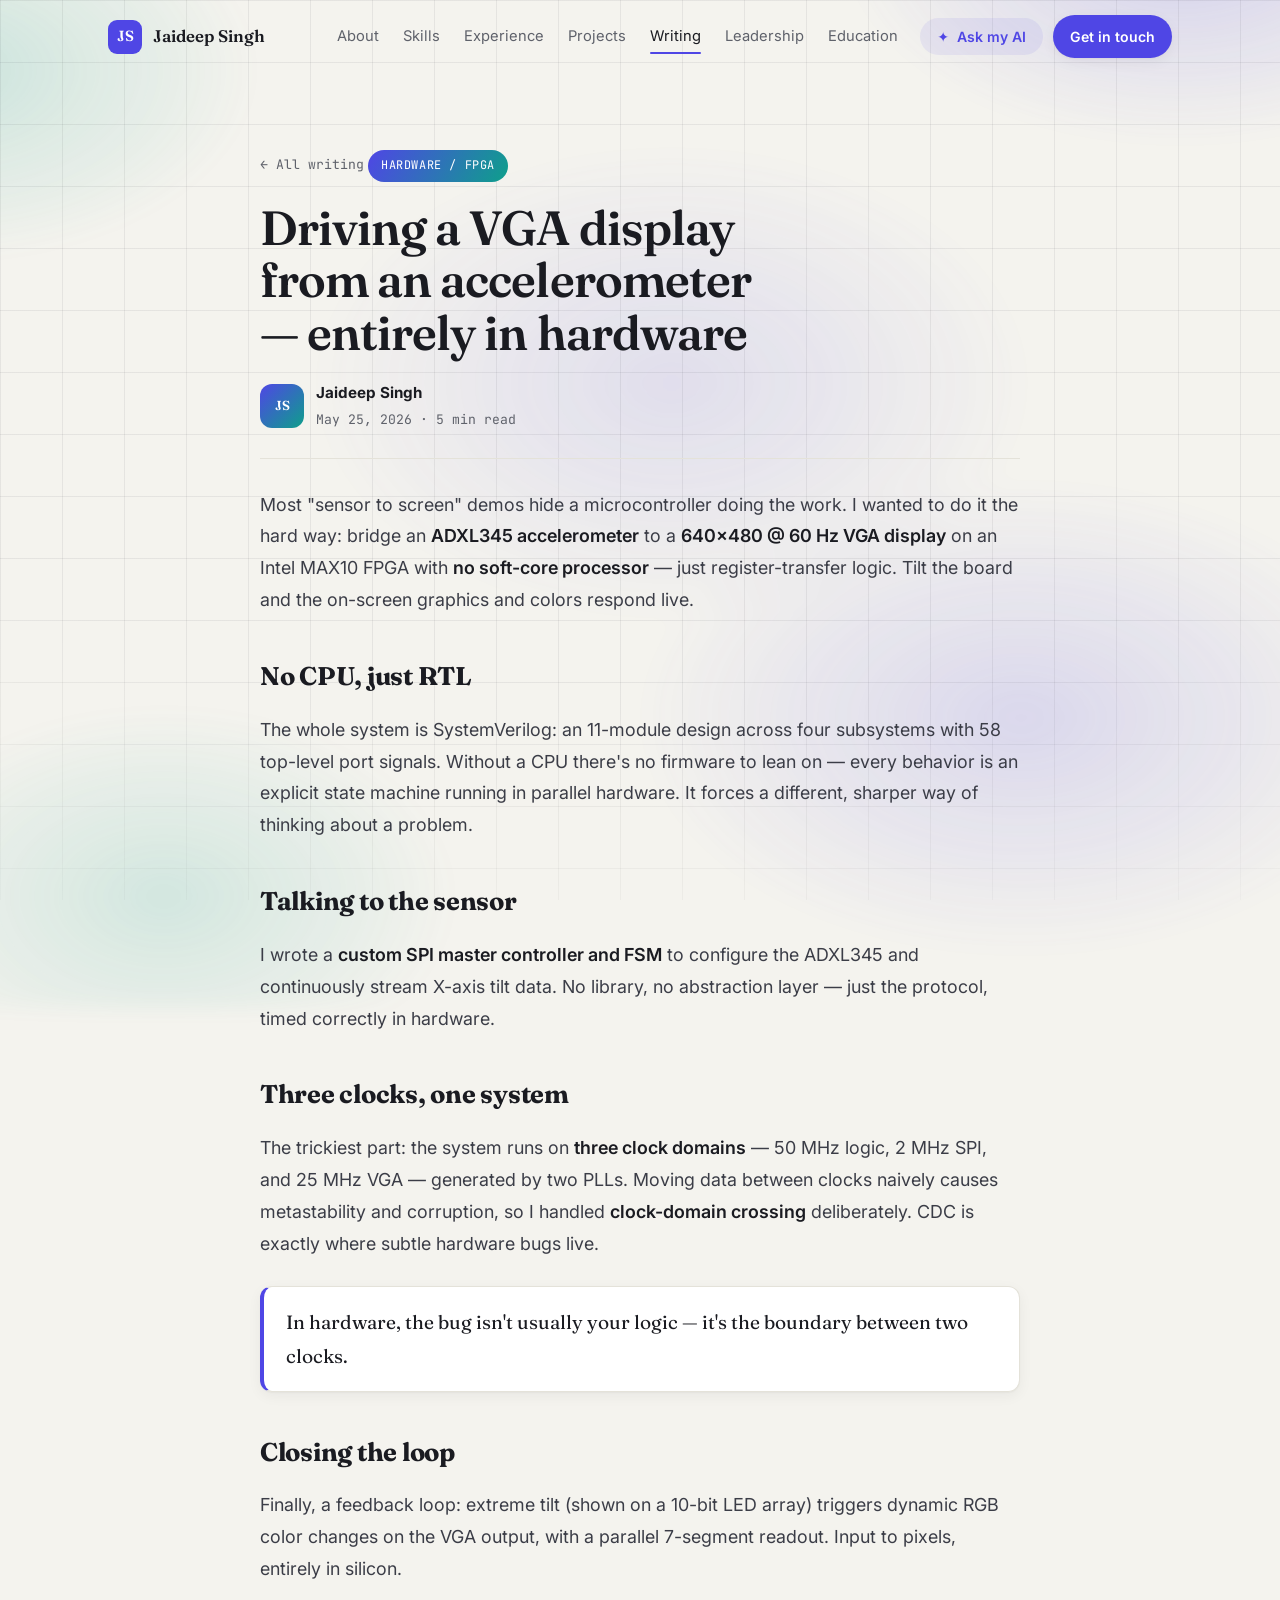
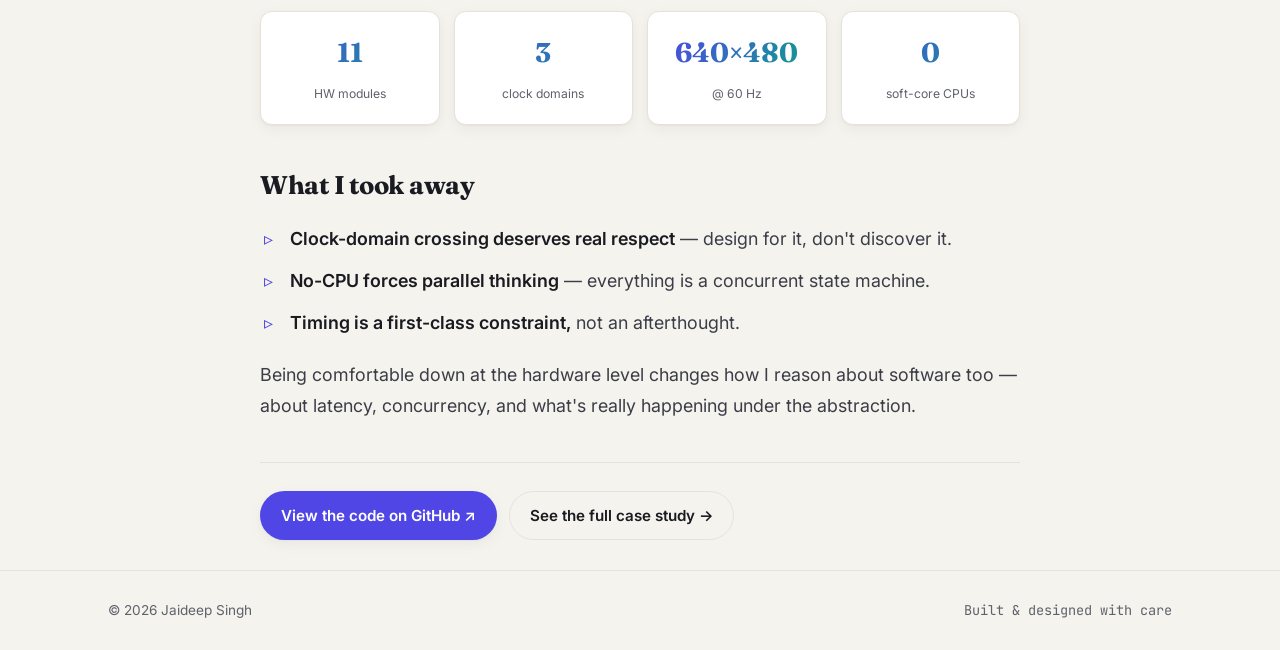
<file: blog/accelerometer-vga-fpga.html>
<!DOCTYPE html>
<html lang="en">
<head>
  <meta charset="UTF-8" />
  <meta name="viewport" content="width=device-width, initial-scale=1.0" />
  <title>Driving a VGA display from an accelerometer — entirely in hardware — Jaideep Singh</title>
  <meta name="description" content="Jaideep Singh on building a real-time accelerometer-to-VGA pipeline on an FPGA with no CPU — a custom SPI master, three clock domains, and careful clock-domain crossing." />
  <meta name="robots" content="index, follow, max-image-preview:large, max-snippet:-1" />
  <link rel="canonical" href="https://jaideepsingh.dev/blog/accelerometer-vga-fpga.html" />
  <meta property="og:type" content="article" />
  <meta property="og:site_name" content="Jaideep Singh" />
  <meta property="og:title" content="Driving a VGA display from an accelerometer — entirely in hardware" />
  <meta property="og:description" content="A real-time accelerometer-to-VGA pipeline on an FPGA, no CPU — just RTL." />
  <meta property="og:url" content="https://jaideepsingh.dev/blog/accelerometer-vga-fpga.html" />
  <meta property="og:image" content="https://jaideepsingh.dev/assets/og-image.png" />
  <meta name="twitter:card" content="summary_large_image" />
  <link rel="icon" type="image/svg+xml" href="../assets/favicon.svg" />
  <link rel="preconnect" href="https://fonts.googleapis.com" />
  <link rel="preconnect" href="https://fonts.gstatic.com" crossorigin />
  <link href="https://fonts.googleapis.com/css2?family=Fraunces:opsz,wght@9..144,400;9..144,500;9..144,600;9..144,700&family=Inter:wght@400;500;600;700&family=JetBrains+Mono:wght@400;500&display=swap" rel="stylesheet" />
  <link rel="stylesheet" href="../styles.css" />
  <link rel="stylesheet" href="../blog.css" />
  <script>document.documentElement.classList.add('js');(function(){try{var t=localStorage.getItem('theme')||(matchMedia('(prefers-color-scheme:dark)').matches?'dark':'light');document.documentElement.setAttribute('data-theme',t);}catch(e){}})();</script>
  <script type="application/ld+json">
  {
    "@context": "https://schema.org",
    "@type": "BlogPosting",
    "headline": "Driving a VGA display from an accelerometer — entirely in hardware",
    "description": "A real-time accelerometer-to-VGA pipeline on an FPGA with no CPU — custom SPI master, three clock domains, careful CDC.",
    "datePublished": "2026-05-25",
    "author": { "@type": "Person", "name": "Jaideep Singh", "url": "https://jaideepsingh.dev" },
    "publisher": { "@type": "Person", "name": "Jaideep Singh" },
    "mainEntityOfPage": "https://jaideepsingh.dev/blog/accelerometer-vga-fpga.html",
    "image": "https://jaideepsingh.dev/assets/og-image.png",
    "keywords": "FPGA, SystemVerilog, VGA, SPI, clock domain crossing, Intel MAX10, DE10-Lite, hardware, Jaideep Singh"
  }
  </script>
</head>
<body>
  <a class="skip-link" href="#top">Skip to content</a>
  <div class="scroll-progress" id="scrollProgress" aria-hidden="true"></div>
  <header class="nav scrolled" id="nav">
    <div class="nav-inner">
      <a href="../index.html" class="nav-logo" aria-label="Home"><span class="logo-mark">JS</span><span class="logo-text">Jaideep Singh</span></a>
      <nav class="nav-links" aria-label="Primary">
        <a href="../index.html#about">About</a>
        <a href="../index.html#skills">Skills</a>
        <a href="../index.html#experience">Experience</a>
        <a href="../index.html#projects">Projects</a>
        <a href="../blog.html" class="active">Writing</a>
        <a href="../index.html#leadership">Leadership</a>
        <a href="../index.html#education">Education</a>
      </nav>
      <div class="nav-actions">
        <button class="btn btn-soft nav-ask" id="navAsk"><span aria-hidden="true">✦</span> Ask my AI</button>
        <a href="../index.html#contact" class="btn btn-primary nav-contact">Get in touch</a>
      </div>
      <button class="nav-toggle" id="navToggle" aria-label="Toggle menu" aria-expanded="false"><span></span><span></span><span></span></button>
    </div>
    <div class="nav-mobile" id="navMobile">
      <a href="../index.html#about">About</a>
      <a href="../index.html#skills">Skills</a>
      <a href="../index.html#experience">Experience</a>
      <a href="../index.html#projects">Projects</a>
      <a href="../blog.html">Writing</a>
      <a href="../index.html#leadership">Leadership</a>
      <a href="../index.html#education">Education</a>
      <a href="../index.html#contact">Contact</a>
    </div>
  </header>

  <main id="top">
    <article class="article">
      <a href="../blog.html" class="article-back">← All writing</a>
      <span class="article-cat">Hardware / FPGA</span>
      <h1>Driving a VGA display from an accelerometer — entirely in hardware</h1>
      <div class="byline">
        <span class="av">JS</span>
        <div><b>Jaideep Singh</b><span>May 25, 2026 · 5 min read</span></div>
      </div>
      <div class="article-body">
        <p>Most "sensor to screen" demos hide a microcontroller doing the work. I wanted to do it the hard way: bridge an <strong>ADXL345 accelerometer</strong> to a <strong>640×480 @ 60 Hz VGA display</strong> on an Intel MAX10 FPGA with <strong>no soft-core processor</strong> — just register-transfer logic. Tilt the board and the on-screen graphics and colors respond live.</p>

        <h2>No CPU, just RTL</h2>
        <p>The whole system is SystemVerilog: an 11-module design across four subsystems with 58 top-level port signals. Without a CPU there's no firmware to lean on — every behavior is an explicit state machine running in parallel hardware. It forces a different, sharper way of thinking about a problem.</p>

        <h2>Talking to the sensor</h2>
        <p>I wrote a <strong>custom SPI master controller and FSM</strong> to configure the ADXL345 and continuously stream X-axis tilt data. No library, no abstraction layer — just the protocol, timed correctly in hardware.</p>

        <h2>Three clocks, one system</h2>
        <p>The trickiest part: the system runs on <strong>three clock domains</strong> — 50 MHz logic, 2 MHz SPI, and 25 MHz VGA — generated by two PLLs. Moving data between clocks naively causes metastability and corruption, so I handled <strong>clock-domain crossing</strong> deliberately. CDC is exactly where subtle hardware bugs live.</p>

        <div class="pull">In hardware, the bug isn't usually your logic — it's the boundary between two clocks.</div>

        <h2>Closing the loop</h2>
        <p>Finally, a feedback loop: extreme tilt (shown on a 10-bit LED array) triggers dynamic RGB color changes on the VGA output, with a parallel 7-segment readout. Input to pixels, entirely in silicon.</p>

        <div class="metric-row">
          <div><b>11</b><span>HW modules</span></div>
          <div><b>3</b><span>clock domains</span></div>
          <div><b>640×480</b><span>@ 60 Hz</span></div>
          <div><b>0</b><span>soft-core CPUs</span></div>
        </div>

        <h2>What I took away</h2>
        <ul>
          <li><strong>Clock-domain crossing deserves real respect</strong> — design for it, don't discover it.</li>
          <li><strong>No-CPU forces parallel thinking</strong> — everything is a concurrent state machine.</li>
          <li><strong>Timing is a first-class constraint,</strong> not an afterthought.</li>
        </ul>
        <p>Being comfortable down at the hardware level changes how I reason about software too — about latency, concurrency, and what's really happening under the abstraction.</p>
      </div>
      <div class="article-foot">
        <a class="btn btn-primary" href="https://github.com/JaideepSingh-code/VGA-Graphics-Controller-FPGA" target="_blank" rel="noopener">View the code on GitHub ↗</a>
        <a class="btn btn-outline" href="../project.html?p=vga-controller">See the full case study →</a>
      </div>
    </article>
  </main>

  <footer class="footer">
    <div class="container footer-inner">
      <span>© <span id="year">2026</span> Jaideep Singh</span>
      <span class="footer-built">Built &amp; designed with care</span>
    </div>
  </footer>

  <button class="chat-fab" id="chatFab" aria-label="Ask my AI assistant"><span class="chat-fab-spark" aria-hidden="true">✦</span><span class="chat-fab-text">Ask my AI</span></button>
  <div class="chat-panel" id="chatPanel" role="dialog" aria-label="AI assistant about Jaideep" aria-hidden="true">
    <div class="chat-head">
      <div class="chat-id"><span class="chat-avatar">JS</span><div class="chat-meta"><strong>Jaideep’s AI</strong><span class="chat-status"><span class="status-dot"></span> Ask me anything about Jaideep</span></div></div>
      <button class="chat-close" id="chatClose" aria-label="Close chat">✕</button>
    </div>
    <div class="chat-log" id="chatLog"></div>
    <div class="chat-suggest" id="chatSuggest"></div>
    <form class="chat-input" id="chatForm" autocomplete="off">
      <input id="chatText" type="text" placeholder="Ask me anything about Jaideep…" aria-label="Your question" />
      <button type="submit" aria-label="Send message"><svg viewBox="0 0 24 24" width="18" height="18" fill="currentColor" aria-hidden="true" focusable="false"><path d="M3.4 20.4 21 12 3.4 3.6 3.39 10l12 2-12 2z"/></svg></button>
    </form>
  </div>

  <script>window.JAIDEEP_BOT_ENDPOINT = 'https://bot.jaideepsingh.dev';</script>
  <script src="../script.js"></script>
</body>
</html>
</file>
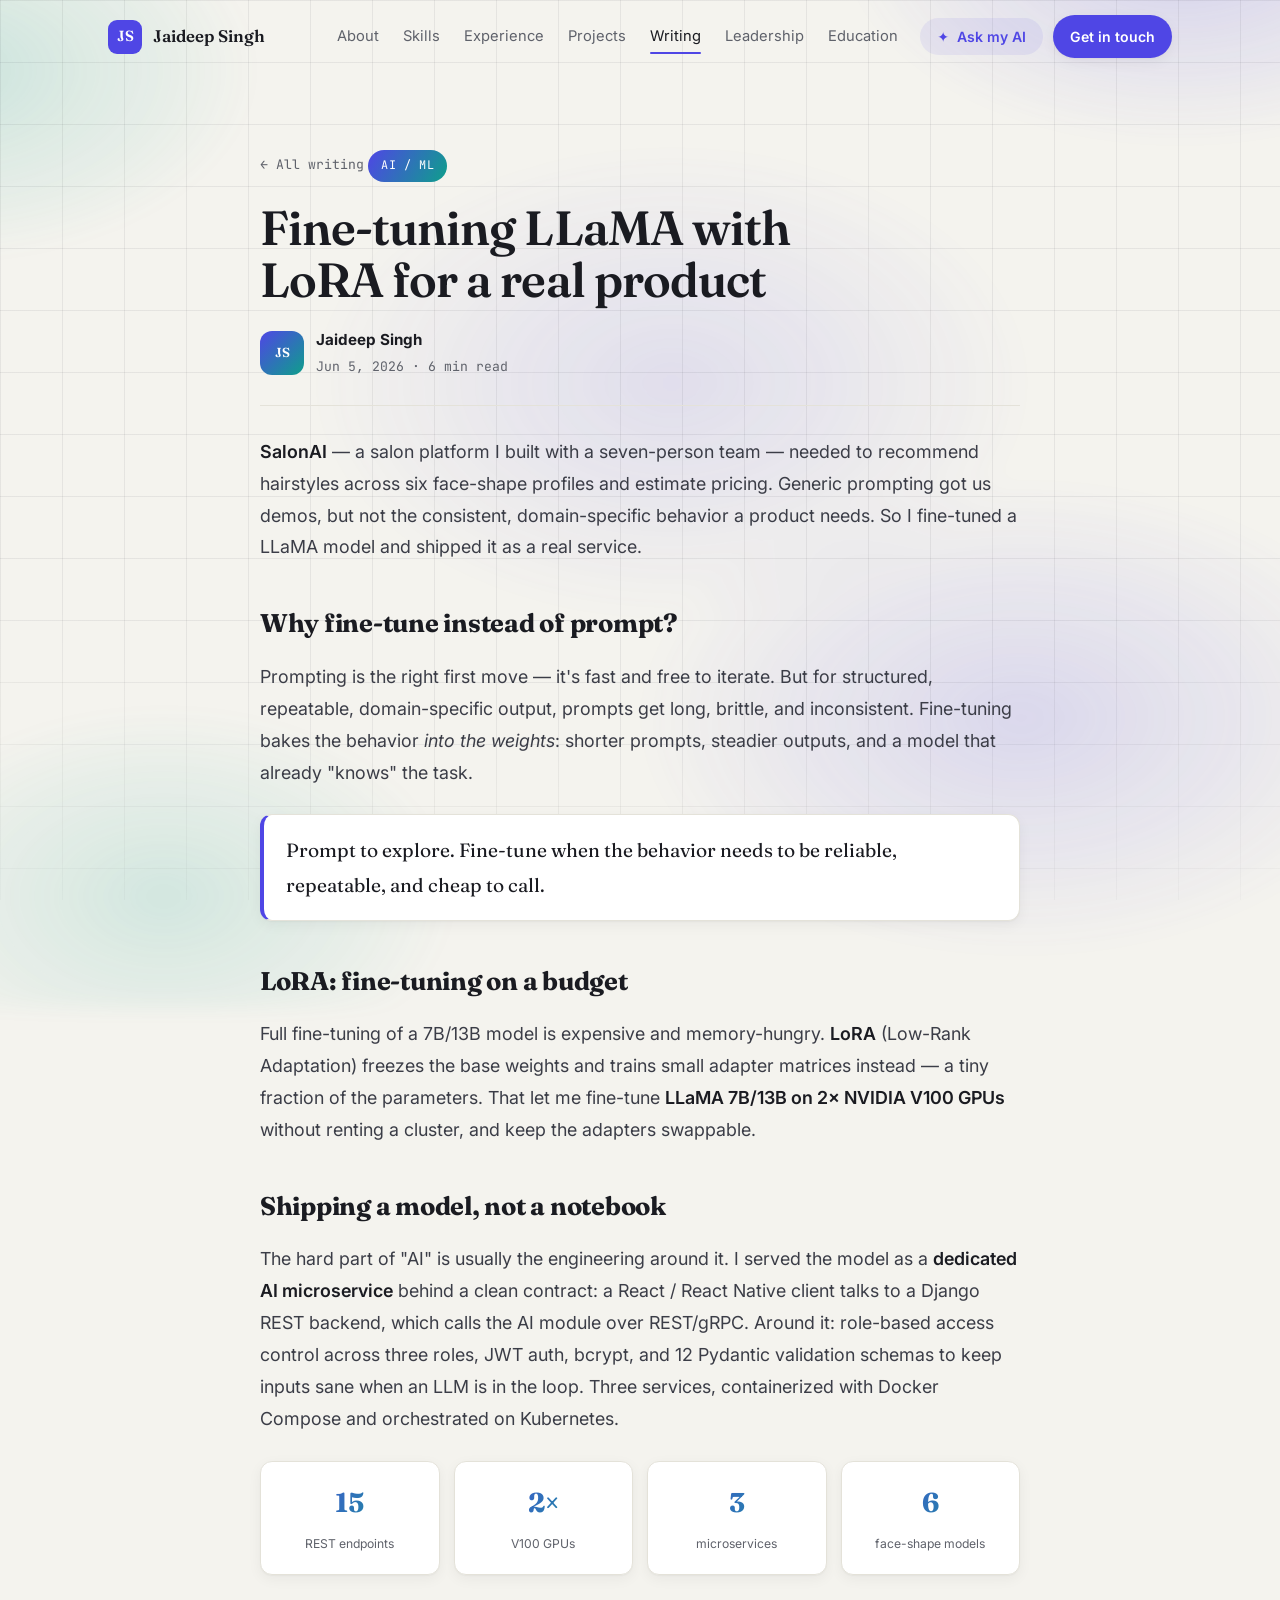
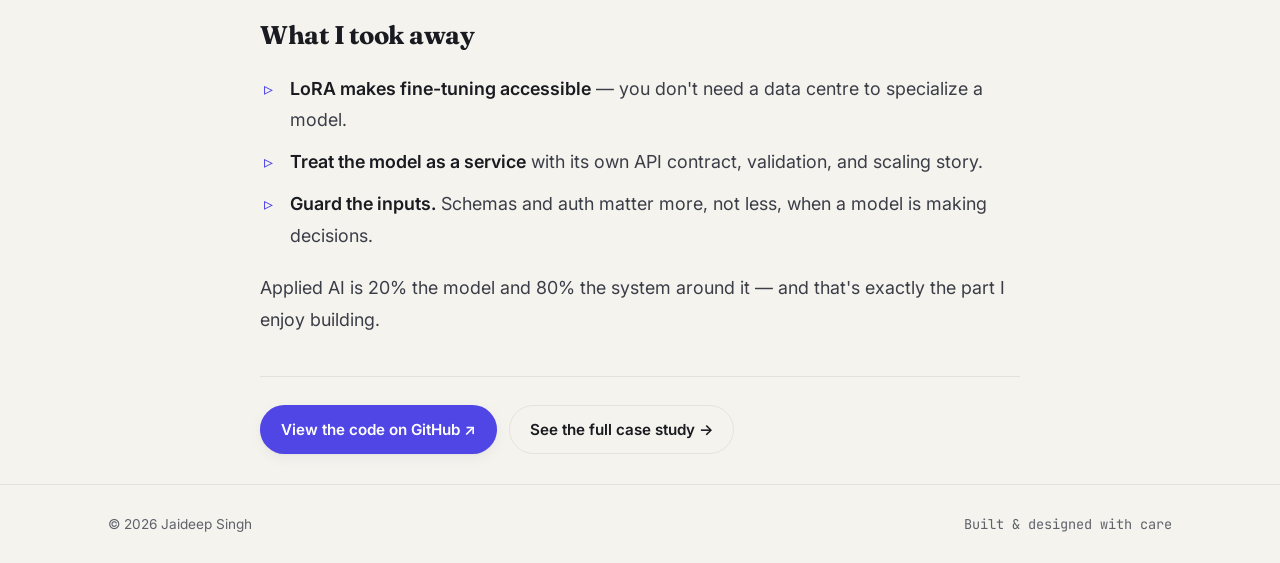
<file: blog/fine-tuning-llama-lora-salonai.html>
<!DOCTYPE html>
<html lang="en">
<head>
  <meta charset="UTF-8" />
  <meta name="viewport" content="width=device-width, initial-scale=1.0" />
  <title>Fine-tuning LLaMA with LoRA for a real product — Jaideep Singh</title>
  <meta name="description" content="Jaideep Singh on training and serving a LLaMA model for SalonAI — why fine-tuning beat prompting, running LoRA on 2× V100 GPUs, and shipping the model as a microservice." />
  <meta name="robots" content="index, follow, max-image-preview:large, max-snippet:-1" />
  <link rel="canonical" href="https://jaideepsingh.dev/blog/fine-tuning-llama-lora-salonai.html" />
  <meta property="og:type" content="article" />
  <meta property="og:site_name" content="Jaideep Singh" />
  <meta property="og:title" content="Fine-tuning LLaMA with LoRA for a real product" />
  <meta property="og:description" content="Training and serving a LLaMA model for SalonAI — from LoRA on 2× V100s to a production microservice." />
  <meta property="og:url" content="https://jaideepsingh.dev/blog/fine-tuning-llama-lora-salonai.html" />
  <meta property="og:image" content="https://jaideepsingh.dev/assets/og-image.png" />
  <meta name="twitter:card" content="summary_large_image" />
  <link rel="icon" type="image/svg+xml" href="../assets/favicon.svg" />
  <link rel="preconnect" href="https://fonts.googleapis.com" />
  <link rel="preconnect" href="https://fonts.gstatic.com" crossorigin />
  <link href="https://fonts.googleapis.com/css2?family=Fraunces:opsz,wght@9..144,400;9..144,500;9..144,600;9..144,700&family=Inter:wght@400;500;600;700&family=JetBrains+Mono:wght@400;500&display=swap" rel="stylesheet" />
  <link rel="stylesheet" href="../styles.css" />
  <link rel="stylesheet" href="../blog.css" />
  <script>document.documentElement.classList.add('js');(function(){try{var t=localStorage.getItem('theme')||(matchMedia('(prefers-color-scheme:dark)').matches?'dark':'light');document.documentElement.setAttribute('data-theme',t);}catch(e){}})();</script>
  <script type="application/ld+json">
  {
    "@context": "https://schema.org",
    "@type": "BlogPosting",
    "headline": "Fine-tuning LLaMA with LoRA for a real product",
    "description": "Training and serving a LLaMA model for SalonAI — why fine-tuning beat prompting, LoRA on 2× V100s, and shipping it as a microservice.",
    "datePublished": "2026-06-05",
    "author": { "@type": "Person", "name": "Jaideep Singh", "url": "https://jaideepsingh.dev" },
    "publisher": { "@type": "Person", "name": "Jaideep Singh" },
    "mainEntityOfPage": "https://jaideepsingh.dev/blog/fine-tuning-llama-lora-salonai.html",
    "image": "https://jaideepsingh.dev/assets/og-image.png",
    "keywords": "LLaMA, LoRA, fine-tuning, LLM, AI product, machine learning, microservices, SalonAI, Jaideep Singh"
  }
  </script>
</head>
<body>
  <a class="skip-link" href="#top">Skip to content</a>
  <div class="scroll-progress" id="scrollProgress" aria-hidden="true"></div>
  <header class="nav scrolled" id="nav">
    <div class="nav-inner">
      <a href="../index.html" class="nav-logo" aria-label="Home"><span class="logo-mark">JS</span><span class="logo-text">Jaideep Singh</span></a>
      <nav class="nav-links" aria-label="Primary">
        <a href="../index.html#about">About</a>
        <a href="../index.html#skills">Skills</a>
        <a href="../index.html#experience">Experience</a>
        <a href="../index.html#projects">Projects</a>
        <a href="../blog.html" class="active">Writing</a>
        <a href="../index.html#leadership">Leadership</a>
        <a href="../index.html#education">Education</a>
      </nav>
      <div class="nav-actions">
        <button class="btn btn-soft nav-ask" id="navAsk"><span aria-hidden="true">✦</span> Ask my AI</button>
        <a href="../index.html#contact" class="btn btn-primary nav-contact">Get in touch</a>
      </div>
      <button class="nav-toggle" id="navToggle" aria-label="Toggle menu" aria-expanded="false"><span></span><span></span><span></span></button>
    </div>
    <div class="nav-mobile" id="navMobile">
      <a href="../index.html#about">About</a>
      <a href="../index.html#skills">Skills</a>
      <a href="../index.html#experience">Experience</a>
      <a href="../index.html#projects">Projects</a>
      <a href="../blog.html">Writing</a>
      <a href="../index.html#leadership">Leadership</a>
      <a href="../index.html#education">Education</a>
      <a href="../index.html#contact">Contact</a>
    </div>
  </header>

  <main id="top">
    <article class="article">
      <a href="../blog.html" class="article-back">← All writing</a>
      <span class="article-cat">AI / ML</span>
      <h1>Fine-tuning LLaMA with LoRA for a real product</h1>
      <div class="byline">
        <span class="av">JS</span>
        <div><b>Jaideep Singh</b><span>Jun 5, 2026 · 6 min read</span></div>
      </div>
      <div class="article-body">
        <p><strong>SalonAI</strong> — a salon platform I built with a seven-person team — needed to recommend hairstyles across six face-shape profiles and estimate pricing. Generic prompting got us demos, but not the consistent, domain-specific behavior a product needs. So I fine-tuned a LLaMA model and shipped it as a real service.</p>

        <h2>Why fine-tune instead of prompt?</h2>
        <p>Prompting is the right first move — it's fast and free to iterate. But for structured, repeatable, domain-specific output, prompts get long, brittle, and inconsistent. Fine-tuning bakes the behavior <em>into the weights</em>: shorter prompts, steadier outputs, and a model that already "knows" the task.</p>

        <div class="pull">Prompt to explore. Fine-tune when the behavior needs to be reliable, repeatable, and cheap to call.</div>

        <h2>LoRA: fine-tuning on a budget</h2>
        <p>Full fine-tuning of a 7B/13B model is expensive and memory-hungry. <strong>LoRA</strong> (Low-Rank Adaptation) freezes the base weights and trains small adapter matrices instead — a tiny fraction of the parameters. That let me fine-tune <strong>LLaMA 7B/13B on 2× NVIDIA V100 GPUs</strong> without renting a cluster, and keep the adapters swappable.</p>

        <h2>Shipping a model, not a notebook</h2>
        <p>The hard part of "AI" is usually the engineering around it. I served the model as a <strong>dedicated AI microservice</strong> behind a clean contract: a React / React Native client talks to a Django REST backend, which calls the AI module over REST/gRPC. Around it: role-based access control across three roles, JWT auth, bcrypt, and 12 Pydantic validation schemas to keep inputs sane when an LLM is in the loop. Three services, containerized with Docker Compose and orchestrated on Kubernetes.</p>

        <div class="metric-row">
          <div><b>15</b><span>REST endpoints</span></div>
          <div><b>2×</b><span>V100 GPUs</span></div>
          <div><b>3</b><span>microservices</span></div>
          <div><b>6</b><span>face-shape models</span></div>
        </div>

        <h2>What I took away</h2>
        <ul>
          <li><strong>LoRA makes fine-tuning accessible</strong> — you don't need a data centre to specialize a model.</li>
          <li><strong>Treat the model as a service</strong> with its own API contract, validation, and scaling story.</li>
          <li><strong>Guard the inputs.</strong> Schemas and auth matter more, not less, when a model is making decisions.</li>
        </ul>
        <p>Applied AI is 20% the model and 80% the system around it — and that's exactly the part I enjoy building.</p>
      </div>
      <div class="article-foot">
        <a class="btn btn-primary" href="https://github.com/JaideepSingh-code/SalonAI" target="_blank" rel="noopener">View the code on GitHub ↗</a>
        <a class="btn btn-outline" href="../project.html?p=salonai">See the full case study →</a>
      </div>
    </article>
  </main>

  <footer class="footer">
    <div class="container footer-inner">
      <span>© <span id="year">2026</span> Jaideep Singh</span>
      <span class="footer-built">Built &amp; designed with care</span>
    </div>
  </footer>

  <button class="chat-fab" id="chatFab" aria-label="Ask my AI assistant"><span class="chat-fab-spark" aria-hidden="true">✦</span><span class="chat-fab-text">Ask my AI</span></button>
  <div class="chat-panel" id="chatPanel" role="dialog" aria-label="AI assistant about Jaideep" aria-hidden="true">
    <div class="chat-head">
      <div class="chat-id"><span class="chat-avatar">JS</span><div class="chat-meta"><strong>Jaideep’s AI</strong><span class="chat-status"><span class="status-dot"></span> Ask me anything about Jaideep</span></div></div>
      <button class="chat-close" id="chatClose" aria-label="Close chat">✕</button>
    </div>
    <div class="chat-log" id="chatLog"></div>
    <div class="chat-suggest" id="chatSuggest"></div>
    <form class="chat-input" id="chatForm" autocomplete="off">
      <input id="chatText" type="text" placeholder="Ask me anything about Jaideep…" aria-label="Your question" />
      <button type="submit" aria-label="Send message"><svg viewBox="0 0 24 24" width="18" height="18" fill="currentColor" aria-hidden="true" focusable="false"><path d="M3.4 20.4 21 12 3.4 3.6 3.39 10l12 2-12 2z"/></svg></button>
    </form>
  </div>

  <script>window.JAIDEEP_BOT_ENDPOINT = 'https://bot.jaideepsingh.dev';</script>
  <script src="../script.js"></script>
</body>
</html>
</file>
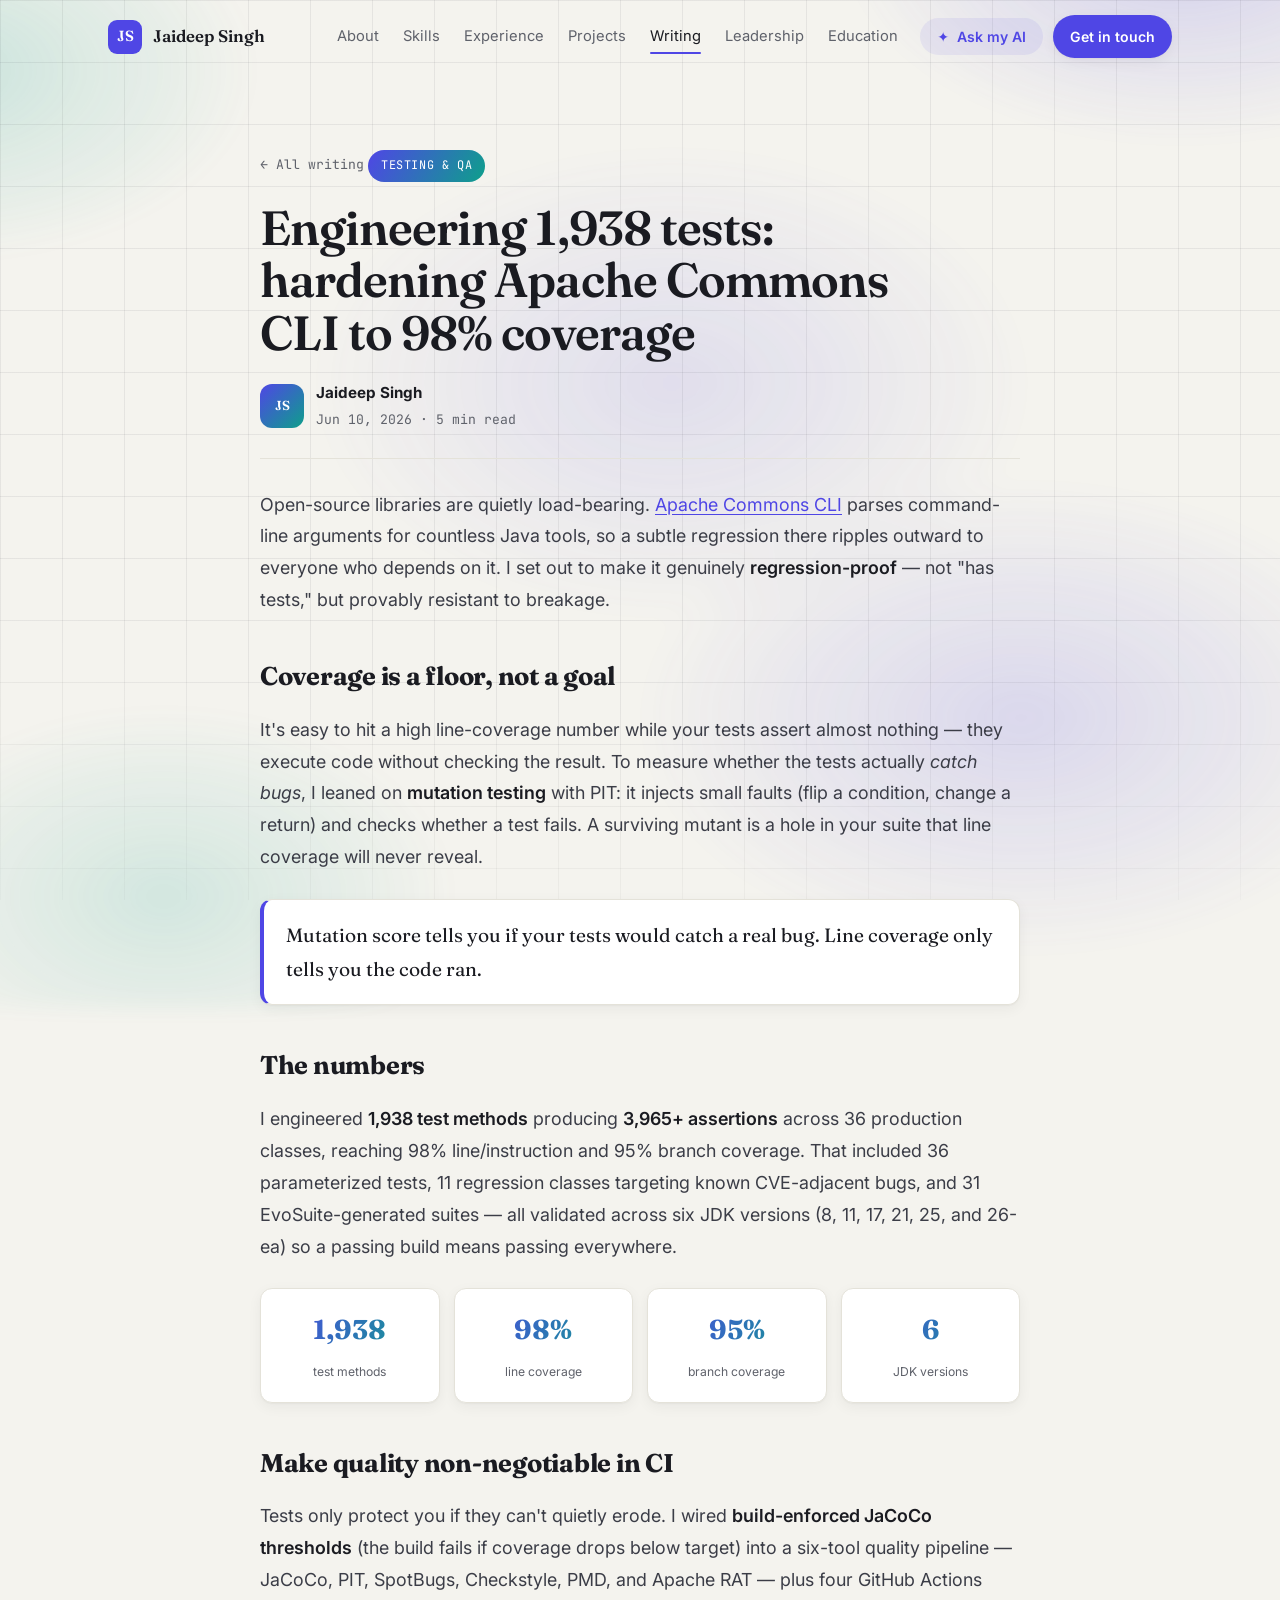
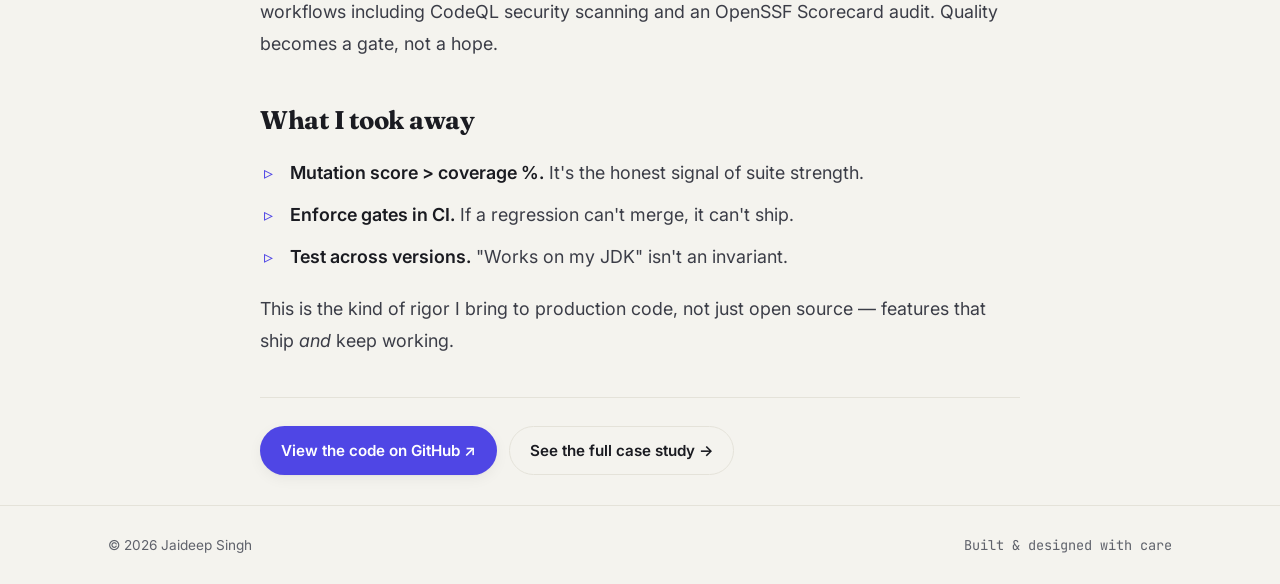
<file: blog/testing-apache-commons-cli.html>
<!DOCTYPE html>
<html lang="en">
<head>
  <meta charset="UTF-8" />
  <meta name="viewport" content="width=device-width, initial-scale=1.0" />
  <title>Engineering 1,938 tests: hardening Apache Commons CLI to 98% coverage — Jaideep Singh</title>
  <meta name="description" content="Jaideep Singh on making an open-source library bulletproof: mutation testing, build-enforced coverage gates, and a six-tool CI pipeline across six JDK versions." />
  <meta name="robots" content="index, follow, max-image-preview:large, max-snippet:-1" />
  <link rel="canonical" href="https://jaideepsingh.dev/blog/testing-apache-commons-cli.html" />
  <meta property="og:type" content="article" />
  <meta property="og:site_name" content="Jaideep Singh" />
  <meta property="og:title" content="Engineering 1,938 tests: hardening Apache Commons CLI to 98% coverage" />
  <meta property="og:description" content="What it takes to make an open-source library genuinely regression-proof." />
  <meta property="og:url" content="https://jaideepsingh.dev/blog/testing-apache-commons-cli.html" />
  <meta property="og:image" content="https://jaideepsingh.dev/assets/og-image.png" />
  <meta name="twitter:card" content="summary_large_image" />
  <link rel="icon" type="image/svg+xml" href="../assets/favicon.svg" />
  <link rel="preconnect" href="https://fonts.googleapis.com" />
  <link rel="preconnect" href="https://fonts.gstatic.com" crossorigin />
  <link href="https://fonts.googleapis.com/css2?family=Fraunces:opsz,wght@9..144,400;9..144,500;9..144,600;9..144,700&family=Inter:wght@400;500;600;700&family=JetBrains+Mono:wght@400;500&display=swap" rel="stylesheet" />
  <link rel="stylesheet" href="../styles.css" />
  <link rel="stylesheet" href="../blog.css" />
  <script>document.documentElement.classList.add('js');(function(){try{var t=localStorage.getItem('theme')||(matchMedia('(prefers-color-scheme:dark)').matches?'dark':'light');document.documentElement.setAttribute('data-theme',t);}catch(e){}})();</script>
  <script type="application/ld+json">
  {
    "@context": "https://schema.org",
    "@type": "BlogPosting",
    "headline": "Engineering 1,938 tests: hardening Apache Commons CLI to 98% coverage",
    "description": "What it takes to make an open-source library genuinely regression-proof — mutation testing, coverage gates, and a six-tool CI pipeline.",
    "datePublished": "2026-06-10",
    "author": { "@type": "Person", "name": "Jaideep Singh", "url": "https://jaideepsingh.dev" },
    "publisher": { "@type": "Person", "name": "Jaideep Singh" },
    "mainEntityOfPage": "https://jaideepsingh.dev/blog/testing-apache-commons-cli.html",
    "image": "https://jaideepsingh.dev/assets/og-image.png",
    "keywords": "software testing, mutation testing, PIT, JaCoCo, code coverage, Apache Commons CLI, Java, QA, Jaideep Singh"
  }
  </script>
</head>
<body>
  <a class="skip-link" href="#top">Skip to content</a>
  <div class="scroll-progress" id="scrollProgress" aria-hidden="true"></div>
  <header class="nav scrolled" id="nav">
    <div class="nav-inner">
      <a href="../index.html" class="nav-logo" aria-label="Home"><span class="logo-mark">JS</span><span class="logo-text">Jaideep Singh</span></a>
      <nav class="nav-links" aria-label="Primary">
        <a href="../index.html#about">About</a>
        <a href="../index.html#skills">Skills</a>
        <a href="../index.html#experience">Experience</a>
        <a href="../index.html#projects">Projects</a>
        <a href="../blog.html" class="active">Writing</a>
        <a href="../index.html#leadership">Leadership</a>
        <a href="../index.html#education">Education</a>
      </nav>
      <div class="nav-actions">
        <button class="btn btn-soft nav-ask" id="navAsk"><span aria-hidden="true">✦</span> Ask my AI</button>
        <a href="../index.html#contact" class="btn btn-primary nav-contact">Get in touch</a>
      </div>
      <button class="nav-toggle" id="navToggle" aria-label="Toggle menu" aria-expanded="false"><span></span><span></span><span></span></button>
    </div>
    <div class="nav-mobile" id="navMobile">
      <a href="../index.html#about">About</a>
      <a href="../index.html#skills">Skills</a>
      <a href="../index.html#experience">Experience</a>
      <a href="../index.html#projects">Projects</a>
      <a href="../blog.html">Writing</a>
      <a href="../index.html#leadership">Leadership</a>
      <a href="../index.html#education">Education</a>
      <a href="../index.html#contact">Contact</a>
    </div>
  </header>

  <main id="top">
    <article class="article">
      <a href="../blog.html" class="article-back">← All writing</a>
      <span class="article-cat">Testing &amp; QA</span>
      <h1>Engineering 1,938 tests: hardening Apache Commons CLI to 98% coverage</h1>
      <div class="byline">
        <span class="av">JS</span>
        <div><b>Jaideep Singh</b><span>Jun 10, 2026 · 5 min read</span></div>
      </div>
      <div class="article-body">
        <p>Open-source libraries are quietly load-bearing. <a href="https://commons.apache.org/proper/commons-cli/" target="_blank" rel="noopener">Apache Commons CLI</a> parses command-line arguments for countless Java tools, so a subtle regression there ripples outward to everyone who depends on it. I set out to make it genuinely <strong>regression-proof</strong> — not "has tests," but provably resistant to breakage.</p>

        <h2>Coverage is a floor, not a goal</h2>
        <p>It's easy to hit a high line-coverage number while your tests assert almost nothing — they execute code without checking the result. To measure whether the tests actually <em>catch bugs</em>, I leaned on <strong>mutation testing</strong> with PIT: it injects small faults (flip a condition, change a return) and checks whether a test fails. A surviving mutant is a hole in your suite that line coverage will never reveal.</p>

        <div class="pull">Mutation score tells you if your tests would catch a real bug. Line coverage only tells you the code ran.</div>

        <h2>The numbers</h2>
        <p>I engineered <strong>1,938 test methods</strong> producing <strong>3,965+ assertions</strong> across 36 production classes, reaching 98% line/instruction and 95% branch coverage. That included 36 parameterized tests, 11 regression classes targeting known CVE-adjacent bugs, and 31 EvoSuite-generated suites — all validated across six JDK versions (8, 11, 17, 21, 25, and 26-ea) so a passing build means passing everywhere.</p>

        <div class="metric-row">
          <div><b>1,938</b><span>test methods</span></div>
          <div><b>98%</b><span>line coverage</span></div>
          <div><b>95%</b><span>branch coverage</span></div>
          <div><b>6</b><span>JDK versions</span></div>
        </div>

        <h2>Make quality non-negotiable in CI</h2>
        <p>Tests only protect you if they can't quietly erode. I wired <strong>build-enforced JaCoCo thresholds</strong> (the build fails if coverage drops below target) into a six-tool quality pipeline — JaCoCo, PIT, SpotBugs, Checkstyle, PMD, and Apache RAT — plus four GitHub Actions workflows including CodeQL security scanning and an OpenSSF Scorecard audit. Quality becomes a gate, not a hope.</p>

        <h2>What I took away</h2>
        <ul>
          <li><strong>Mutation score &gt; coverage %.</strong> It's the honest signal of suite strength.</li>
          <li><strong>Enforce gates in CI.</strong> If a regression can't merge, it can't ship.</li>
          <li><strong>Test across versions.</strong> "Works on my JDK" isn't an invariant.</li>
        </ul>
        <p>This is the kind of rigor I bring to production code, not just open source — features that ship <em>and</em> keep working.</p>
      </div>
      <div class="article-foot">
        <a class="btn btn-primary" href="https://github.com/JaideepSingh-code/Apache-Commons-CLI-Testing" target="_blank" rel="noopener">View the code on GitHub ↗</a>
        <a class="btn btn-outline" href="../project.html?p=apache-cli">See the full case study →</a>
      </div>
    </article>
  </main>

  <footer class="footer">
    <div class="container footer-inner">
      <span>© <span id="year">2026</span> Jaideep Singh</span>
      <span class="footer-built">Built &amp; designed with care</span>
    </div>
  </footer>

  <button class="chat-fab" id="chatFab" aria-label="Ask my AI assistant"><span class="chat-fab-spark" aria-hidden="true">✦</span><span class="chat-fab-text">Ask my AI</span></button>
  <div class="chat-panel" id="chatPanel" role="dialog" aria-label="AI assistant about Jaideep" aria-hidden="true">
    <div class="chat-head">
      <div class="chat-id"><span class="chat-avatar">JS</span><div class="chat-meta"><strong>Jaideep’s AI</strong><span class="chat-status"><span class="status-dot"></span> Ask me anything about Jaideep</span></div></div>
      <button class="chat-close" id="chatClose" aria-label="Close chat">✕</button>
    </div>
    <div class="chat-log" id="chatLog"></div>
    <div class="chat-suggest" id="chatSuggest"></div>
    <form class="chat-input" id="chatForm" autocomplete="off">
      <input id="chatText" type="text" placeholder="Ask me anything about Jaideep…" aria-label="Your question" />
      <button type="submit" aria-label="Send message"><svg viewBox="0 0 24 24" width="18" height="18" fill="currentColor" aria-hidden="true" focusable="false"><path d="M3.4 20.4 21 12 3.4 3.6 3.39 10l12 2-12 2z"/></svg></button>
    </form>
  </div>

  <script>window.JAIDEEP_BOT_ENDPOINT = 'https://bot.jaideepsingh.dev';</script>
  <script src="../script.js"></script>
</body>
</html>
</file>
<file: styles.css>
/* ============================================================
   Jaideep Singh — Portfolio
   Theme: editorial "premium professional" (light, warm paper,
   serif display + clean sans, refined depth & micro-interactions).
   ============================================================ */

:root {
  --paper: #f4f3ee;
  --paper-2: #efeee8;
  --card: #ffffff;
  --ink: #1a1b21;
  --ink-soft: #3b3d47;
  --muted: #5f626b;
  --faint: #797c86;
  --line: #e4e2d9;
  --line-2: #ebe9e1;

  --accent: #4f46e5;
  --accent-press: #4338ca;
  --accent-2: #0e9f8b;
  --accent-soft: rgba(79, 70, 229, .08);
  --accent-line: rgba(79, 70, 229, .22);
  --ok: #12a150;

  --maxw: 1120px;
  --radius: 18px;
  --radius-sm: 12px;
  --shadow-sm: 0 1px 2px rgba(26, 27, 33, .04), 0 4px 14px rgba(26, 27, 33, .05);
  --shadow-md: 0 10px 30px -12px rgba(26, 27, 33, .18);
  --shadow-lg: 0 26px 60px -22px rgba(26, 27, 33, .28);

  --font-sans: 'Inter', system-ui, -apple-system, sans-serif;
  --font-display: 'Fraunces', Georgia, serif;
  --font-mono: 'JetBrains Mono', ui-monospace, monospace;
  color-scheme: light;
}

/* ---------- Dark theme ---------- */
html[data-theme="dark"] {
  --paper: #0b0c11;
  --paper-2: #14161e;
  --card: #161823;
  --ink: #edeff5;
  --ink-soft: #c4c8d4;
  --muted: #9197a8;
  --faint: #767c8d;
  --line: #262a38;
  --line-2: #1d2029;
  --accent: #818cf8;
  --accent-press: #6d78f0;
  --accent-2: #2ee6c5;
  --accent-soft: rgba(129,140,248,.15);
  --accent-line: rgba(129,140,248,.32);
  --ok: #34d399;
  --shadow-sm: 0 1px 2px rgba(0,0,0,.4), 0 4px 14px rgba(0,0,0,.45);
  --shadow-md: 0 12px 32px -12px rgba(0,0,0,.65);
  --shadow-lg: 0 28px 64px -22px rgba(0,0,0,.78);
  color-scheme: dark;
}
html[data-theme="dark"] .nav.scrolled { background: rgba(11,12,17,.8); border-bottom-color: var(--line); }
html[data-theme="dark"] .btn-primary { color: #0b0c11; }
html[data-theme="dark"] .chat-fab { color: #0b0c11; }
html, body { transition: background-color .3s ease, color .3s ease; }

/* ---------- A11y & touch baseline ---------- */
:focus-visible { outline: 2px solid var(--accent); outline-offset: 2px; border-radius: 6px; }
a, button, input, textarea, .btn, .filter, .nav-toggle, .theme-toggle, .chat-fab, .chat-close,
.chat-input button, .chat-suggest button, .pc-link, .hero-socials a, .nav-links a, .nav-mobile a {
  touch-action: manipulation; -webkit-tap-highlight-color: transparent;
}
.skip-link {
  position: absolute; left: 12px; top: -56px; z-index: 300;
  background: var(--accent); color: #fff; padding: 10px 16px; border-radius: 10px;
  font-weight: 600; font-size: .9rem; transition: top .2s;
}
.skip-link:focus { top: 12px; outline: 2px solid #fff; outline-offset: 2px; }
.sr-only {
  position: absolute; width: 1px; height: 1px; padding: 0; margin: -1px;
  overflow: hidden; clip: rect(0 0 0 0); white-space: nowrap; border: 0;
}

/* ---------- Theme toggle button ---------- */
.theme-toggle {
  width: 40px; height: 40px; border-radius: 11px; border: 1px solid var(--line);
  background: var(--card); color: var(--ink-soft); cursor: pointer; display: grid;
  place-items: center; transition: border-color .2s, color .2s, transform .2s; flex-shrink: 0;
}
.theme-toggle:hover { border-color: var(--accent); color: var(--accent); transform: translateY(-2px); }
.theme-toggle svg { width: 18px; height: 18px; }
.theme-toggle .ic-sun { display: none; }
html[data-theme="dark"] .theme-toggle .ic-sun { display: block; }
html[data-theme="dark"] .theme-toggle .ic-moon { display: none; }


* { margin: 0; padding: 0; box-sizing: border-box; }
html { scroll-behavior: smooth; scroll-padding-top: 88px; }
body {
  font-family: var(--font-sans);
  background: var(--paper);
  color: var(--ink);
  line-height: 1.65;
  -webkit-font-smoothing: antialiased;
  overflow-x: hidden;
}
@media (prefers-reduced-motion: reduce) {
  html { scroll-behavior: auto; }
  *, *::before, *::after { animation: none !important; transition: none !important; }
}
a { color: inherit; text-decoration: none; }
strong { color: var(--ink); font-weight: 600; }
::selection { background: rgba(79, 70, 229, .16); }

/* ---------- Site-wide atmospheric background ---------- */
/* soft drifting accent glows */
body::before {
  content: ''; position: fixed; inset: -12%; z-index: -2; pointer-events: none;
  background:
    radial-gradient(30% 26% at 84% 4%, color-mix(in srgb, var(--accent) 34%, transparent), transparent 72%),
    radial-gradient(28% 24% at 6% 16%, color-mix(in srgb, var(--accent-2) 30%, transparent), transparent 72%),
    radial-gradient(32% 30% at 52% 44%, color-mix(in srgb, var(--accent) 20%, transparent), transparent 72%),
    radial-gradient(34% 30% at 74% 74%, color-mix(in srgb, var(--accent) 26%, transparent), transparent 72%),
    radial-gradient(26% 24% at 20% 90%, color-mix(in srgb, var(--accent-2) 24%, transparent), transparent 72%);
  filter: blur(10px);
  opacity: .6;
  animation: bgDrift 42s ease-in-out infinite alternate;
}
@keyframes bgDrift { from { transform: translate3d(0, 0, 0) scale(1); } to { transform: translate3d(-2.5%, -2%, 0) scale(1.06); } }
/* faint grid for subtle structure/depth (auto-adapts to theme via --ink) */
body::after {
  content: ''; position: fixed; inset: 0; z-index: -2; pointer-events: none;
  background-image:
    linear-gradient(color-mix(in srgb, var(--ink) 6.5%, transparent) 1px, transparent 1px),
    linear-gradient(90deg, color-mix(in srgb, var(--ink) 6.5%, transparent) 1px, transparent 1px);
  background-size: 62px 62px;
  -webkit-mask-image: radial-gradient(145% 130% at 50% 0%, #000 60%, transparent 96%);
  mask-image: radial-gradient(145% 130% at 50% 0%, #000 60%, transparent 96%);
}
@media (prefers-reduced-motion: reduce) { body::before { animation: none; } }

.container { width: 100%; max-width: var(--maxw); margin: 0 auto; padding: 0 28px; }
.section { padding: 108px 0; position: relative; }

.section-head { display: flex; align-items: baseline; gap: 14px; margin-bottom: 44px; }
.section-num { font-family: var(--font-mono); font-size: .82rem; color: var(--accent); }
.section-title { font-family: var(--font-display); font-size: clamp(1.9rem, 4vw, 2.7rem); font-weight: 600; letter-spacing: -.01em; }
.section-lead { color: var(--muted); max-width: 640px; margin: -28px 0 36px; font-size: 1.02rem; }
.accent-text { color: var(--accent); font-style: italic; }
.hero-title, .section-title, .contact-title, .post-card h2, .article h1 { text-wrap: balance; }
.hero-sub, .about-text p, .section-lead, .pc-desc, .lead-card p, .check-list li, .contact-sub { text-wrap: pretty; }
.tl-date, .lead-date, .edu-date { font-variant-numeric: tabular-nums; }

/* ---------- Buttons ---------- */
.btn {
  display: inline-flex; align-items: center; justify-content: center; gap: 8px;
  font-weight: 600; font-size: .95rem; padding: 11px 20px; border-radius: 999px;
  border: 1px solid transparent; cursor: pointer; transition: transform .18s ease, box-shadow .25s, background .2s, border-color .2s, color .2s;
  white-space: nowrap; font-family: var(--font-sans);
}
.btn-primary { background: var(--accent); color: #fff; box-shadow: var(--shadow-sm); }
.btn-primary:hover { background: var(--accent-press); transform: translateY(-2px); box-shadow: var(--shadow-md); }
.btn-outline { background: transparent; border-color: var(--line); color: var(--ink); }
.btn-outline:hover { border-color: var(--accent); color: var(--accent); transform: translateY(-2px); background: var(--accent-soft); }
.btn-soft { background: var(--accent-soft); color: var(--accent); }
.btn-soft:hover { background: rgba(79, 70, 229, .14); }
.btn-lg { font-size: 1rem; padding: 14px 26px; }

/* ---------- Scroll progress ---------- */
.scroll-progress {
  position: fixed; top: 0; left: 0; height: 3px; width: 100%;
  transform: scaleX(0); transform-origin: 0 50%;
  background: linear-gradient(90deg, var(--accent), var(--accent-2));
  z-index: 200; will-change: transform;
}

/* ---------- Nav ---------- */
.nav { position: fixed; top: 0; left: 0; right: 0; z-index: 100; transition: background .3s, border-color .3s, box-shadow .3s; border-bottom: 1px solid transparent; }
.nav.scrolled { background: rgba(244, 243, 238, .82); backdrop-filter: blur(14px); -webkit-backdrop-filter: blur(14px); border-bottom-color: var(--line); }
.nav-inner { max-width: var(--maxw); margin: 0 auto; padding: 15px max(28px, env(safe-area-inset-right)) 15px max(28px, env(safe-area-inset-left)); display: flex; align-items: center; gap: 22px; }
.nav-logo { display: flex; align-items: center; gap: 11px; font-weight: 600; }
.logo-mark { font-family: var(--font-display); font-weight: 600; font-size: .92rem; width: 34px; height: 34px; display: grid; place-items: center; border-radius: 9px; background: var(--accent); color: #fff; }
.logo-text { font-family: var(--font-display); font-size: 1.05rem; }
.nav-links { margin-left: auto; display: flex; gap: 24px; }
.nav-links a { font-size: .92rem; color: var(--muted); position: relative; transition: color .2s; }
.nav-links a:hover, .nav-links a.active { color: var(--ink); }
.nav-links a::after { content: ''; position: absolute; left: 0; bottom: -5px; height: 2px; width: 0; background: var(--accent); transition: width .25s; border-radius: 2px; }
.nav-links a:hover::after, .nav-links a.active::after { width: 100%; }
.nav-actions { display: flex; gap: 10px; align-items: center; }
.nav-ask, .nav-contact { padding: 9px 16px; font-size: .88rem; }
.nav-toggle { display: none; flex-direction: column; gap: 5px; background: none; border: 0; cursor: pointer; padding: 6px; }
.nav-toggle span { width: 24px; height: 2px; background: var(--ink); border-radius: 2px; transition: .3s; }
.nav-toggle.open span:nth-child(1) { transform: translateY(7px) rotate(45deg); }
.nav-toggle.open span:nth-child(2) { opacity: 0; }
.nav-toggle.open span:nth-child(3) { transform: translateY(-7px) rotate(-45deg); }
.nav-mobile { display: none; flex-direction: column; background: var(--paper); border-bottom: 1px solid var(--line); padding: 8px 28px 18px; }
.nav-mobile a { padding: 12px 0; color: var(--ink-soft); border-bottom: 1px solid var(--line-2); }
.nav-mobile a:last-child { border-bottom: 0; }
.nav-mobile.open { display: flex; }

/* ---------- Status dot ---------- */
.status-dot { width: 8px; height: 8px; border-radius: 50%; background: var(--ok); display: inline-block; box-shadow: 0 0 0 0 rgba(18, 161, 80, .5); animation: pulse 2.2s infinite; }
@keyframes pulse { 0% { box-shadow: 0 0 0 0 rgba(18, 161, 80, .45);} 70% { box-shadow: 0 0 0 8px rgba(18, 161, 80, 0);} 100% { box-shadow: 0 0 0 0 rgba(18, 161, 80, 0);} }

/* ---------- Hero ---------- */
.hero { min-height: 100vh; display: flex; align-items: safe center; padding: 128px 0 70px; position: relative; }
#hero-canvas { position: absolute; inset: 0; width: 100%; height: 100%; z-index: 0; pointer-events: none; display: block; }
.hero-grid { display: grid; grid-template-columns: 1.35fr .95fr; gap: 54px; align-items: center; width: 100%; position: relative; z-index: 2; }
.hero-eyebrow { display: inline-flex; align-items: center; gap: 9px; font-family: var(--font-mono); font-size: .8rem; color: var(--ink-soft); padding: 7px 14px; border: 1px solid var(--line); border-radius: 999px; background: var(--card); margin-bottom: 26px; box-shadow: var(--shadow-sm); }
.hero-title { font-family: var(--font-display); font-size: clamp(2.5rem, 6vw, 4.4rem); line-height: 1.04; font-weight: 600; letter-spacing: -.02em; margin-bottom: 24px; }
.hero-sub { font-size: clamp(1.02rem, 1.7vw, 1.2rem); color: var(--muted); max-width: 600px; margin-bottom: 34px; }
.hero-cta { display: flex; gap: 12px; flex-wrap: wrap; margin-bottom: 30px; }
.hero-socials { display: flex; gap: 10px; align-items: center; }
.hero-socials a:not(.hero-resume) { width: 42px; height: 42px; display: grid; place-items: center; border-radius: 11px; border: 1px solid var(--line); color: var(--ink-soft); background: var(--card); transition: .2s; }
.hero-socials a:not(.hero-resume):hover { color: var(--accent); border-color: var(--accent); transform: translateY(-3px); }
.hero-resume { margin-left: 6px; font-family: var(--font-mono); font-size: .85rem; color: var(--muted); transition: color .2s; }
.hero-resume:hover { color: var(--accent); }

/* hero quick-facts card */
.hero-card { background: var(--card); border: 1px solid var(--line); border-radius: var(--radius); padding: 26px; box-shadow: var(--shadow-lg); }
.hc-row { display: flex; align-items: center; gap: 13px; margin-bottom: 20px; }
.hc-avatar { width: 48px; height: 48px; border-radius: 13px; display: grid; place-items: center; font-family: var(--font-display); font-weight: 600; color: #fff; background: linear-gradient(135deg, var(--accent), var(--accent-2)); font-size: 1.05rem; }
.hc-name { display: block; font-family: var(--font-display); font-size: 1.15rem; }
.hc-role { font-size: .88rem; color: var(--muted); }
.hc-now { font-size: .92rem; color: var(--ink-soft); background: var(--paper-2); border: 1px solid var(--line-2); border-radius: var(--radius-sm); padding: 11px 14px; margin-bottom: 18px; }
.hc-label { display: block; font-family: var(--font-mono); font-size: .68rem; text-transform: uppercase; letter-spacing: .08em; color: var(--muted); margin-bottom: 3px; }
.hc-stats { list-style: none; display: grid; grid-template-columns: 1fr 1fr; gap: 12px; margin-bottom: 18px; }
.hc-stats li { display: flex; flex-direction: column; }
.hc-stats b { font-family: var(--font-display); font-size: 1.4rem; color: var(--accent); line-height: 1; font-variant-numeric: tabular-nums; }
.hc-stats span { font-size: .76rem; color: var(--muted); margin-top: 3px; }
.hc-tags { display: flex; flex-wrap: wrap; gap: 6px; margin-bottom: 18px; }
.hc-tags span { font-family: var(--font-mono); font-size: .72rem; padding: 4px 10px; border-radius: 7px; background: var(--accent-soft); color: var(--accent); }
.hc-avail { display: flex; align-items: center; gap: 8px; font-size: .85rem; color: var(--ink-soft); padding-top: 16px; border-top: 1px solid var(--line-2); }

/* ---------- About ---------- */
.about-grid { display: grid; grid-template-columns: 1.5fr 1fr; gap: 50px; align-items: start; }
.about-text .lead { font-family: var(--font-display); font-size: 1.5rem; line-height: 1.3; color: var(--ink); margin-bottom: 20px; font-weight: 500; }
.about-text p { color: var(--muted); margin-bottom: 16px; font-size: 1.05rem; }
.about-side { background: var(--card); border: 1px solid var(--line); border-radius: var(--radius); padding: 26px; box-shadow: var(--shadow-sm); }
.about-side h3 { font-family: var(--font-display); font-size: 1.1rem; margin-bottom: 16px; }
.check-list { list-style: none; display: flex; flex-direction: column; gap: 12px; }
.check-list li { position: relative; padding-left: 28px; color: var(--ink-soft); font-size: .94rem; }
.check-list li::before { content: '✓'; position: absolute; left: 0; top: 0; width: 18px; height: 18px; border-radius: 6px; background: var(--accent-soft); color: var(--accent); font-size: .72rem; display: grid; place-items: center; font-weight: 700; }

/* ---------- Skills ---------- */
.skills-grid { display: grid; grid-template-columns: repeat(auto-fill, minmax(255px, 1fr)); gap: 16px; }
.skill-card { background: var(--card); border: 1px solid var(--line); border-radius: var(--radius); padding: 22px; transition: transform .25s, box-shadow .25s, border-color .25s; }
.skill-card:hover { transform: translateY(-4px); box-shadow: var(--shadow-md); border-color: var(--accent-line); }
.skill-card h3 { font-family: var(--font-display); font-size: 1.02rem; margin-bottom: 15px; }
.chips { list-style: none; display: flex; flex-wrap: wrap; gap: 8px; }
.chips li { font-family: var(--font-mono); font-size: .77rem; color: var(--ink-soft); padding: 5px 11px; border-radius: 8px; background: var(--paper-2); border: 1px solid var(--line-2); }
.chips.small li { font-size: .72rem; padding: 4px 9px; }

/* ---------- Experience ---------- */
.timeline { position: relative; padding-left: 30px; }
.timeline::before { content: ''; position: absolute; left: 7px; top: 6px; bottom: 6px; width: 2px; background: linear-gradient(var(--accent), var(--accent-2), transparent); opacity: .5; }
.tl-item { position: relative; padding-bottom: 40px; }
.tl-item:last-child { padding-bottom: 0; }
.tl-marker { position: absolute; left: -30px; top: 6px; width: 15px; height: 15px; border-radius: 50%; background: var(--paper); border: 3px solid var(--accent); box-shadow: 0 0 0 4px var(--accent-soft); }
.tl-content { background: var(--card); border: 1px solid var(--line); border-radius: var(--radius); padding: 24px 26px; transition: box-shadow .25s, border-color .25s; box-shadow: var(--shadow-sm); }
.tl-content:hover { border-color: var(--accent-line); box-shadow: var(--shadow-md); }
.tl-head { display: flex; justify-content: space-between; align-items: baseline; flex-wrap: wrap; gap: 6px; }
.tl-head h3 { font-family: var(--font-display); font-size: 1.2rem; display: flex; align-items: center; gap: 10px; flex-wrap: wrap; }
.tl-badge { font-family: var(--font-mono); font-size: .68rem; font-weight: 500; color: var(--accent); background: var(--accent-soft); padding: 3px 9px; border-radius: 7px; }
.tl-date { font-family: var(--font-mono); font-size: .8rem; color: var(--accent); white-space: nowrap; }
.tl-org { color: var(--muted); font-size: .92rem; margin-bottom: 14px; }
.tl-points { list-style: none; display: flex; flex-direction: column; gap: 9px; }
.tl-points li { position: relative; padding-left: 20px; color: var(--ink-soft); font-size: .95rem; }
.tl-points li::before { content: '▹'; position: absolute; left: 0; color: var(--accent-2); }

/* ---------- Projects ---------- */
.filters { display: flex; flex-wrap: wrap; gap: 9px; margin-bottom: 32px; }
.filter { font-family: var(--font-mono); font-size: .82rem; color: var(--muted); padding: 10px 16px; border-radius: 999px; border: 1px solid var(--line); background: var(--card); cursor: pointer; transition: color .2s, background .2s, border-color .2s; }
.filter:hover { color: var(--ink); border-color: var(--accent); }
.filter.active { color: #fff; background: var(--accent); border-color: var(--accent); }
.projects-grid { display: grid; grid-template-columns: repeat(auto-fill, minmax(330px, 1fr)); gap: 18px; }
.project-card { background: var(--card); border: 1px solid var(--line); border-radius: var(--radius); padding: 24px; display: flex; flex-direction: column; transition: transform .3s, box-shadow .3s, border-color .3s; position: relative; overflow: hidden; box-shadow: var(--shadow-sm); }
.project-card::before { content: ''; position: absolute; inset: 0; z-index: 0; background: radial-gradient(240px circle at var(--mx, 50%) var(--my, 50%), rgba(79, 70, 229, .08), transparent 60%); opacity: 0; transition: opacity .3s; pointer-events: none; }
.project-card:hover { transform: translateY(-6px); border-color: var(--accent-line); box-shadow: var(--shadow-lg); }
.project-card:hover::before { opacity: 1; }
.project-card.hide { display: none; }
.project-card > * { position: relative; z-index: 1; }
.pc-top { display: flex; justify-content: space-between; align-items: center; margin-bottom: 14px; }
.pc-icon { font-size: 1.7rem; line-height: 1; }
.pc-link { color: var(--muted); transition: color .2s, transform .2s; display: inline-flex; padding: 8px; margin: -8px; }
.pc-link:hover { color: var(--accent); transform: scale(1.1); }
.project-card h3 { font-family: var(--font-display); font-size: 1.16rem; margin-bottom: 4px; }
.pc-tagline { font-size: .85rem; color: var(--accent); margin-bottom: 13px; font-family: var(--font-mono); }
.pc-desc { font-size: .92rem; color: var(--muted); margin-bottom: 18px; flex-grow: 1; }
.project-card.clickable { cursor: pointer; }
.project-card:focus-visible { outline: 2px solid var(--accent); outline-offset: 3px; }
.pc-more { display: inline-flex; align-items: center; gap: 6px; margin-top: 16px; font-family: var(--font-mono); font-size: .8rem; font-weight: 600; color: var(--accent); }
.pc-more span { transition: transform .2s; }
.project-card.clickable:hover .pc-more span { transform: translateX(5px); }

/* ---------- Leadership ---------- */
.lead-grid { display: grid; grid-template-columns: repeat(auto-fit, minmax(280px, 1fr)); gap: 18px; }
.lead-card { background: var(--card); border: 1px solid var(--line); border-radius: var(--radius); padding: 24px; transition: transform .25s, box-shadow .25s, border-color .25s; box-shadow: var(--shadow-sm); }
.lead-card:hover { transform: translateY(-4px); border-color: var(--accent-line); box-shadow: var(--shadow-md); }
.lead-date { font-family: var(--font-mono); font-size: .76rem; color: var(--accent); margin-bottom: 12px; }
.lead-card h3 { font-family: var(--font-display); font-size: 1.1rem; margin-bottom: 5px; }
.lead-org { color: var(--muted); font-size: .88rem; margin-bottom: 12px; }
.lead-card p:last-child { color: var(--ink-soft); font-size: .93rem; }

/* ---------- Education ---------- */
.edu-card { background: var(--card); border: 1px solid var(--line); border-radius: var(--radius); padding: 24px 26px; display: flex; justify-content: space-between; align-items: center; gap: 20px; margin-bottom: 14px; box-shadow: var(--shadow-sm); transition: border-color .25s, box-shadow .25s; }
.edu-card:hover { border-color: var(--accent-line); box-shadow: var(--shadow-md); }
.edu-main h3 { font-family: var(--font-display); font-size: 1.12rem; margin-bottom: 6px; }
.edu-honor { color: var(--muted); font-weight: 400; font-size: .9rem; font-family: var(--font-sans); }
.edu-org { color: var(--muted); font-size: .95rem; }
.edu-note { color: var(--accent-2); font-size: .85rem; margin-top: 6px; }
.edu-date { font-family: var(--font-mono); font-size: .9rem; color: var(--accent); white-space: nowrap; }

/* ---------- Contact ---------- */
.section-contact { padding: 116px 0 96px; }
.contact-inner { text-align: center; max-width: 680px; margin: 0 auto; }
.contact-inner .section-num { display: block; margin-bottom: 14px; }
.contact-title { font-family: var(--font-display); font-size: clamp(2.1rem, 5vw, 3.2rem); font-weight: 600; letter-spacing: -.01em; margin-bottom: 18px; }
.contact-sub { color: var(--muted); font-size: 1.08rem; margin-bottom: 32px; }
.contact-cta { display: flex; gap: 12px; justify-content: center; flex-wrap: wrap; }

/* contact form */
.contact-form { max-width: 520px; margin: 0 auto 22px; text-align: left; display: flex; flex-direction: column; gap: 12px; }
.cf-row { display: flex; gap: 12px; }
.cf-row input { flex: 1; min-width: 0; }
.contact-form input, .contact-form textarea { width: 100%; padding: 13px 16px; border: 1px solid var(--line); border-radius: 12px; background: var(--card); color: var(--ink); font-family: var(--font-sans); font-size: .98rem; outline: none; transition: border-color .2s; box-shadow: var(--shadow-sm); }
.contact-form input::placeholder, .contact-form textarea::placeholder { color: var(--muted); }
.contact-form input:focus, .contact-form textarea:focus { border-color: var(--accent); }
.contact-form input:focus-visible, .contact-form textarea:focus-visible { outline: 2px solid var(--accent); outline-offset: 1px; }
.contact-form input[aria-invalid="true"], .contact-form textarea[aria-invalid="true"] { border-color: #e5484d; }
.contact-form textarea { resize: vertical; min-height: 110px; }
.contact-form .btn { width: 100%; justify-content: center; }
.cf-status { font-size: .9rem; min-height: 1.1em; text-align: center; margin: 2px 0 0; }
.cf-status.ok { color: var(--ok); }
.cf-status.err { color: #e5484d; }
@media (max-width: 560px) { .cf-row { flex-direction: column; } }
.contact-links { display: flex; justify-content: center; gap: 24px; margin-top: 30px; flex-wrap: wrap; }
.contact-links a { color: var(--muted); font-family: var(--font-mono); font-size: .9rem; transition: color .2s; }
.contact-links a:hover { color: var(--accent); }
.contact-loc { display: inline-flex; align-items: center; gap: 8px; color: var(--ink-soft); font-size: .9rem; margin-top: 26px; }

/* ---------- Footer ---------- */
.footer { border-top: 1px solid var(--line); padding: 28px 0; }
.footer-inner { display: flex; justify-content: space-between; align-items: center; flex-wrap: wrap; gap: 10px; color: var(--muted); font-size: .85rem; }
.footer-built { font-family: var(--font-mono); }

/* ---------- AI chat ---------- */
.chat-fab {
  position: fixed; right: max(22px, env(safe-area-inset-right)); bottom: max(22px, env(safe-area-inset-bottom)); z-index: 150;
  display: inline-flex; align-items: center; gap: 9px;
  padding: 13px 20px; border: 0; border-radius: 999px; cursor: pointer;
  background: var(--accent); color: #fff; font-family: var(--font-sans); font-weight: 600; font-size: .95rem;
  box-shadow: 0 14px 34px -10px rgba(79, 70, 229, .6); transition: transform .2s, box-shadow .25s, background .2s;
}
.chat-fab:hover { transform: translateY(-3px); background: var(--accent-press); box-shadow: 0 20px 44px -10px rgba(79, 70, 229, .7); }
.chat-fab-spark { animation: spark 2.6s ease-in-out infinite; }
@keyframes spark { 0%, 100% { opacity: 1; transform: scale(1);} 50% { opacity: .65; transform: scale(1.18) rotate(20deg);} }
.chat-fab.hidden { transform: scale(.4); opacity: 0; pointer-events: none; }

.chat-panel {
  position: fixed; right: max(22px, env(safe-area-inset-right)); bottom: max(22px, env(safe-area-inset-bottom)); z-index: 151;
  width: min(400px, calc(100vw - 32px)); height: min(620px, calc(100dvh - 44px));
  background: var(--card); border: 1px solid var(--line); border-radius: 22px;
  display: flex; flex-direction: column; overflow: hidden;
  box-shadow: var(--shadow-lg);
  opacity: 0; transform: translateY(24px) scale(.96); pointer-events: none;
  transition: opacity .28s ease, transform .28s cubic-bezier(.2,.8,.2,1);
}
.chat-panel.open { opacity: 1; transform: none; pointer-events: auto; }
.chat-head { display: flex; align-items: center; justify-content: space-between; padding: 16px 18px; background: linear-gradient(135deg, var(--accent), #5b54e8); color: #fff; }
.chat-id { display: flex; align-items: center; gap: 11px; }
.chat-avatar { width: 40px; height: 40px; border-radius: 11px; display: grid; place-items: center; font-family: var(--font-display); font-weight: 600; background: rgba(255,255,255,.2); }
.chat-meta strong { display: block; font-size: .98rem; }
.chat-status { font-size: .76rem; opacity: .92; display: flex; align-items: center; gap: 6px; }
.chat-status .status-dot { background: #6ef0a8; box-shadow: none; animation: none; }
.chat-close { background: rgba(255,255,255,.15); border: 0; color: #fff; width: 40px; height: 40px; border-radius: 11px; cursor: pointer; font-size: .95rem; transition: background .2s; }
.chat-close:hover { background: rgba(255,255,255,.28); }
.chat-head-actions { display: flex; align-items: center; gap: 8px; position: relative; }
.chat-voice { background: rgba(255,255,255,.15); border: 0; color: #fff; width: 40px; height: 40px; border-radius: 11px; cursor: pointer; font-size: 1rem; transition: background .2s; }
.chat-voice:hover { background: rgba(255,255,255,.28); }
.chat-voice.on { background: rgba(255,255,255,.34); }
/* One-time "this is my real voice" nudge, anchored under the speaker button */
.voice-hint {
  position: absolute; top: calc(100% + 12px); right: 0; z-index: 6;
  width: max-content; max-width: 232px; padding: 9px 12px;
  background: var(--card); color: var(--ink-soft);
  border: 1px solid var(--line); border-radius: 12px; box-shadow: var(--shadow-lg);
  font-size: .8rem; line-height: 1.4; text-align: left;
  opacity: 0; transform: translateY(-6px); pointer-events: none;
  transition: opacity .3s ease, transform .3s ease;
}
.voice-hint.show { opacity: 1; transform: none; }
.voice-hint b { color: var(--accent); font-weight: 700; }
.voice-hint::before {
  content: ''; position: absolute; top: -6px; right: 62px;
  width: 11px; height: 11px; background: var(--card);
  border-left: 1px solid var(--line); border-top: 1px solid var(--line);
  transform: rotate(45deg);
}
.msg-note { align-self: center; max-width: 88%; text-align: center; font-size: .74rem; color: var(--faint); padding: 2px 0; }
/* In-chat "start a live voice call" affordance */
.chat-talk-live {
  align-self: stretch; display: flex; align-items: center; justify-content: center; gap: 7px;
  margin: 2px 0 4px; padding: 9px 12px; border: 1px dashed var(--line); border-radius: 12px;
  background: var(--accent-soft); color: var(--ink-soft); font: inherit; font-size: .82rem; cursor: pointer;
  transition: border-color .2s, background .2s, color .2s;
}
.chat-talk-live strong { color: var(--accent); font-weight: 700; }
.chat-talk-live:hover { border-color: var(--accent); background: color-mix(in srgb, var(--accent) 12%, transparent); }
/* Custom text chat retired — the ElevenLabs widget is the single chatbot */
.chat-fab, .chat-panel { display: none !important; }
/* The one chatbot: ElevenLabs voice + text widget, always available */
.convai-wrap { display: block; }
.chat-mic { width: 42px; height: 42px; flex-shrink: 0; border: 1px solid var(--line); border-radius: 50%; background: var(--card); color: var(--ink-soft); cursor: pointer; display: grid; place-items: center; font-size: 1rem; transition: border-color .2s, color .2s, background .2s; }
.chat-mic:hover { border-color: var(--accent); color: var(--accent); }
.chat-mic.listening { background: var(--accent); color: #fff; border-color: var(--accent); animation: micPulse 1.1s infinite; }
@keyframes micPulse { 0%, 100% { box-shadow: 0 0 0 0 var(--accent-soft); } 50% { box-shadow: 0 0 0 7px transparent; } }
.msg.bot pre { background: var(--paper-2); border: 1px solid var(--line-2); border-radius: 8px; padding: 8px 10px; overflow-x: auto; margin: 6px 0; }
.msg.bot pre code { background: none; padding: 0; font-size: .85em; }
.msg.bot code { font-family: var(--font-mono); font-size: .85em; background: var(--paper-2); padding: 1px 5px; border-radius: 5px; }

.chat-log { flex: 1; overflow-y: auto; overscroll-behavior: contain; padding: 18px; display: flex; flex-direction: column; gap: 12px; background: var(--paper); }
.msg { max-width: 86%; padding: 11px 14px; border-radius: 15px; font-size: .92rem; line-height: 1.55; white-space: pre-wrap; }
.msg.bot { align-self: flex-start; background: var(--card); border: 1px solid var(--line); border-bottom-left-radius: 5px; color: var(--ink-soft); box-shadow: var(--shadow-sm); }
.msg.user { align-self: flex-end; background: var(--accent); color: #fff; border-bottom-right-radius: 5px; }
.msg.bot strong { color: var(--ink); }
.msg.bot a { color: var(--accent); text-decoration: underline; }
.typing { align-self: flex-start; display: flex; gap: 4px; padding: 13px 15px; background: var(--card); border: 1px solid var(--line); border-radius: 15px; border-bottom-left-radius: 5px; }
.typing span { width: 7px; height: 7px; border-radius: 50%; background: var(--faint); animation: blink 1.3s infinite; }
.typing span:nth-child(2) { animation-delay: .2s; }
.typing span:nth-child(3) { animation-delay: .4s; }
@keyframes blink { 0%, 60%, 100% { opacity: .3; transform: translateY(0);} 30% { opacity: 1; transform: translateY(-3px);} }

.chat-suggest { display: flex; gap: 7px; padding: 10px 14px 0; flex-wrap: wrap; background: var(--paper); }
.chat-suggest button { font-size: .78rem; font-family: var(--font-sans); padding: 9px 14px; border-radius: 999px; border: 1px solid var(--accent-line); background: var(--card); color: var(--accent); cursor: pointer; transition: background .2s, border-color .2s; }
.chat-suggest button:hover { background: var(--accent-soft); }
.chat-input { display: flex; gap: 8px; padding: 12px 14px; background: var(--paper); border-top: 1px solid var(--line); }
.chat-input input { flex: 1; border: 1px solid var(--line); border-radius: 999px; padding: 11px 16px; font-family: var(--font-sans); font-size: .92rem; background: var(--card); color: var(--ink); outline: none; transition: border-color .2s; }
.chat-input input:focus { border-color: var(--accent); }
.chat-input input:focus-visible { outline: 2px solid var(--accent); outline-offset: 1px; }
.chat-input button { width: 42px; height: 42px; border: 0; border-radius: 50%; background: var(--accent); color: #fff; cursor: pointer; display: grid; place-items: center; transition: background .2s, transform .15s; flex-shrink: 0; }
.chat-input button:hover { background: var(--accent-press); transform: scale(1.05); }

/* ---------- Reveal ---------- */
.reveal { opacity: 0; transform: translateY(24px); transition: opacity .7s cubic-bezier(.2,.7,.2,1), transform .7s cubic-bezier(.2,.7,.2,1); }
.reveal.in { opacity: 1; transform: none; }
html:not(.js) .reveal { opacity: 1; transform: none; }

/* ---------- 3D tilt ---------- */
.tilting { will-change: transform; transition: transform .06s linear !important; }

/* ---------- Responsive ---------- */
@media (max-width: 900px) {
  .nav-links, .nav-actions { display: none; }
  .nav-toggle { display: flex; }
  .hero-grid { grid-template-columns: 1fr; gap: 36px; }
  .hero-card { order: 2; }
  .about-grid { grid-template-columns: 1fr; gap: 32px; }
  .section { padding: 84px 0; }
}
@media (max-width: 560px) {
  .container { padding: 0 20px; }
  .nav-inner { padding: 14px 20px; }
  .logo-text { display: none; }
  .hero { padding: 108px 0 60px; }
  .edu-card { flex-direction: column; align-items: flex-start; }
  .tl-head { flex-direction: column; }
  .footer-inner { flex-direction: column; text-align: center; }
  .chat-fab-text { display: none; }
  .chat-fab { padding: 14px; }
}
</file>
<file: blog.css>
/* ============================================================
   Blog index + article styles (built on styles.css variables).
   ============================================================ */

/* ---- Blog index ---- */
.blog-hero { padding: 150px 0 30px; }
.blog-hero h1 { font-family: var(--font-display); font-size: clamp(2.4rem, 6vw, 3.6rem); font-weight: 600; letter-spacing: -.02em; margin-bottom: 14px; }
.blog-hero p { color: var(--muted); font-size: 1.1rem; max-width: 560px; }

.post-list { display: grid; gap: 16px; padding-bottom: 40px; }
.post-card { display: block; background: var(--card); border: 1px solid var(--line); border-radius: var(--radius); padding: 28px 30px; transition: transform .25s, box-shadow .25s, border-color .25s; box-shadow: var(--shadow-sm); }
.post-card:hover { transform: translateY(-4px); border-color: var(--accent-line); box-shadow: var(--shadow-md); }
.post-meta { display: flex; gap: 12px; align-items: center; font-family: var(--font-mono); font-size: .76rem; color: var(--faint); margin-bottom: 12px; }
.post-meta .tag { color: #fff; background: linear-gradient(120deg, var(--accent), var(--accent-2)); padding: 3px 10px; border-radius: 999px; }
.post-card h2 { font-family: var(--font-display); font-size: 1.55rem; line-height: 1.2; margin-bottom: 10px; color: var(--ink); }
.post-card p { color: var(--muted); font-size: 1rem; margin-bottom: 14px; }
.post-card .read { font-family: var(--font-mono); font-size: .85rem; color: var(--accent); display: inline-flex; align-items: center; gap: 6px; }
.post-card .read span { transition: transform .2s; }
.post-card:hover .read span { transform: translateX(5px); }

/* ---- Article ---- */
.article { max-width: 760px; margin: 0 auto; padding: 150px 0 30px; }
.article-back { font-family: var(--font-mono); font-size: .82rem; color: var(--muted); display: inline-block; margin-bottom: 26px; transition: color .2s; }
.article-back:hover { color: var(--ink); }
.article-cat { display: inline-block; font-family: var(--font-mono); font-size: .74rem; text-transform: uppercase; letter-spacing: .05em; color: #fff; background: linear-gradient(120deg, var(--accent), var(--accent-2)); padding: 6px 13px; border-radius: 999px; margin-bottom: 18px; }
.article h1 { font-family: var(--font-display); font-size: clamp(2rem, 5vw, 3rem); font-weight: 600; letter-spacing: -.02em; line-height: 1.1; margin-bottom: 20px; }
.byline { display: flex; align-items: center; gap: 12px; padding-bottom: 26px; margin-bottom: 30px; border-bottom: 1px solid var(--line); }
.byline .av { width: 44px; height: 44px; border-radius: 12px; background: linear-gradient(135deg, var(--accent), var(--accent-2)); color: #fff; font-family: var(--font-display); font-weight: 600; display: grid; place-items: center; }
.byline b { display: block; font-size: .95rem; }
.byline span { font-size: .82rem; color: var(--muted); font-family: var(--font-mono); }

.article-body { font-size: 1.12rem; line-height: 1.78; color: var(--ink-soft); }
.article-body h2 { font-family: var(--font-display); font-size: 1.6rem; color: var(--ink); margin: 38px 0 14px; letter-spacing: -.01em; }
.article-body p { margin-bottom: 20px; }
.article-body ul { margin: 0 0 20px; padding-left: 4px; list-style: none; display: flex; flex-direction: column; gap: 10px; }
.article-body li { position: relative; padding-left: 26px; }
.article-body li::before { content: '▹'; position: absolute; left: 0; color: var(--accent); }
.article-body strong { color: var(--ink); }
.article-body a { color: var(--accent); text-decoration: underline; text-underline-offset: 3px; }
.pull { background: var(--card); border: 1px solid var(--line); border-left: 4px solid var(--accent); border-radius: 12px; padding: 18px 22px; margin: 26px 0; font-family: var(--font-display); font-size: 1.2rem; color: var(--ink); box-shadow: var(--shadow-sm); }
.metric-row { display: grid; grid-template-columns: repeat(auto-fit, minmax(120px, 1fr)); gap: 14px; margin: 26px 0; }
.metric-row div { background: var(--card); border: 1px solid var(--line); border-radius: 12px; padding: 16px; text-align: center; box-shadow: var(--shadow-sm); }
.metric-row b { display: block; font-family: var(--font-display); font-size: 1.7rem; background: linear-gradient(120deg, var(--accent), var(--accent-2)); -webkit-background-clip: text; background-clip: text; -webkit-text-fill-color: transparent; }
.metric-row span { font-size: .76rem; color: var(--muted); }

.article-foot { margin-top: 40px; padding-top: 28px; border-top: 1px solid var(--line); display: flex; gap: 12px; flex-wrap: wrap; }

@media (max-width: 560px) {
  .article { padding-top: 120px; }
  .article-body { font-size: 1.05rem; }
}
</file>
